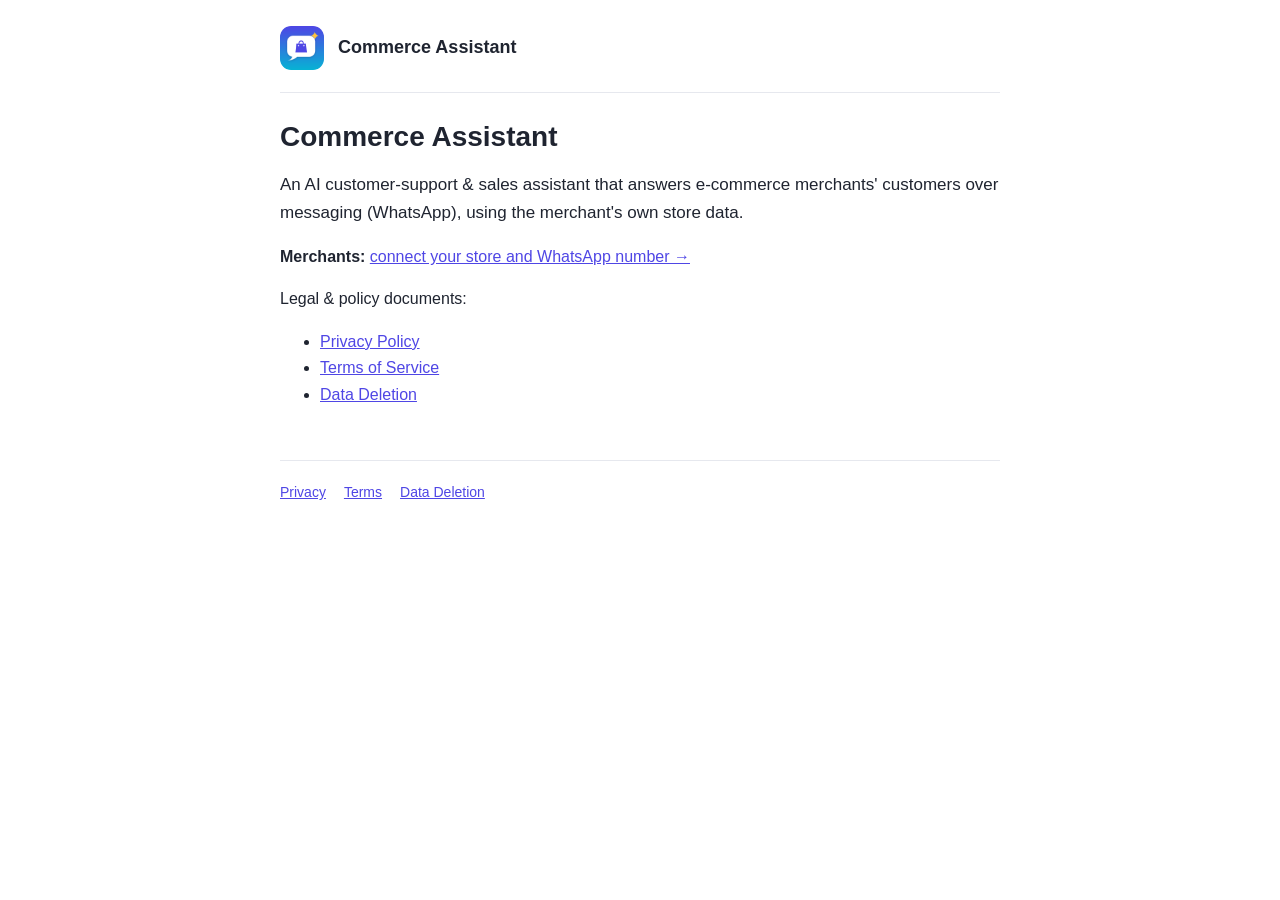
<file: index.html>
<!doctype html>
<html lang="en">
<head>
<meta charset="utf-8">
<meta name="viewport" content="width=device-width, initial-scale=1">
<title>Commerce Assistant</title>
<link rel="icon" href="icon.png">
<link rel="stylesheet" href="style.css">
</head>
<body>
<div class="wrap">
  <header class="site"><img src="icon.png" alt=""><span class="name">Commerce Assistant</span></header>
  <h1>Commerce Assistant</h1>
  <p class="lead">An AI customer-support &amp; sales assistant that answers e-commerce
  merchants' customers over messaging (WhatsApp), using the merchant's own store data.</p>
  <p><b>Merchants:</b> <a href="onboard.html">connect your store and WhatsApp number →</a></p>
  <p>Legal &amp; policy documents:</p>
  <ul>
    <li><a href="privacy.html">Privacy Policy</a></li>
    <li><a href="terms.html">Terms of Service</a></li>
    <li><a href="data-deletion.html">Data Deletion</a></li>
  </ul>
  <footer class="site">
    <a href="privacy.html">Privacy</a><a href="terms.html">Terms</a><a href="data-deletion.html">Data Deletion</a>
  </footer>
</div>
</body>
</html>
</file>
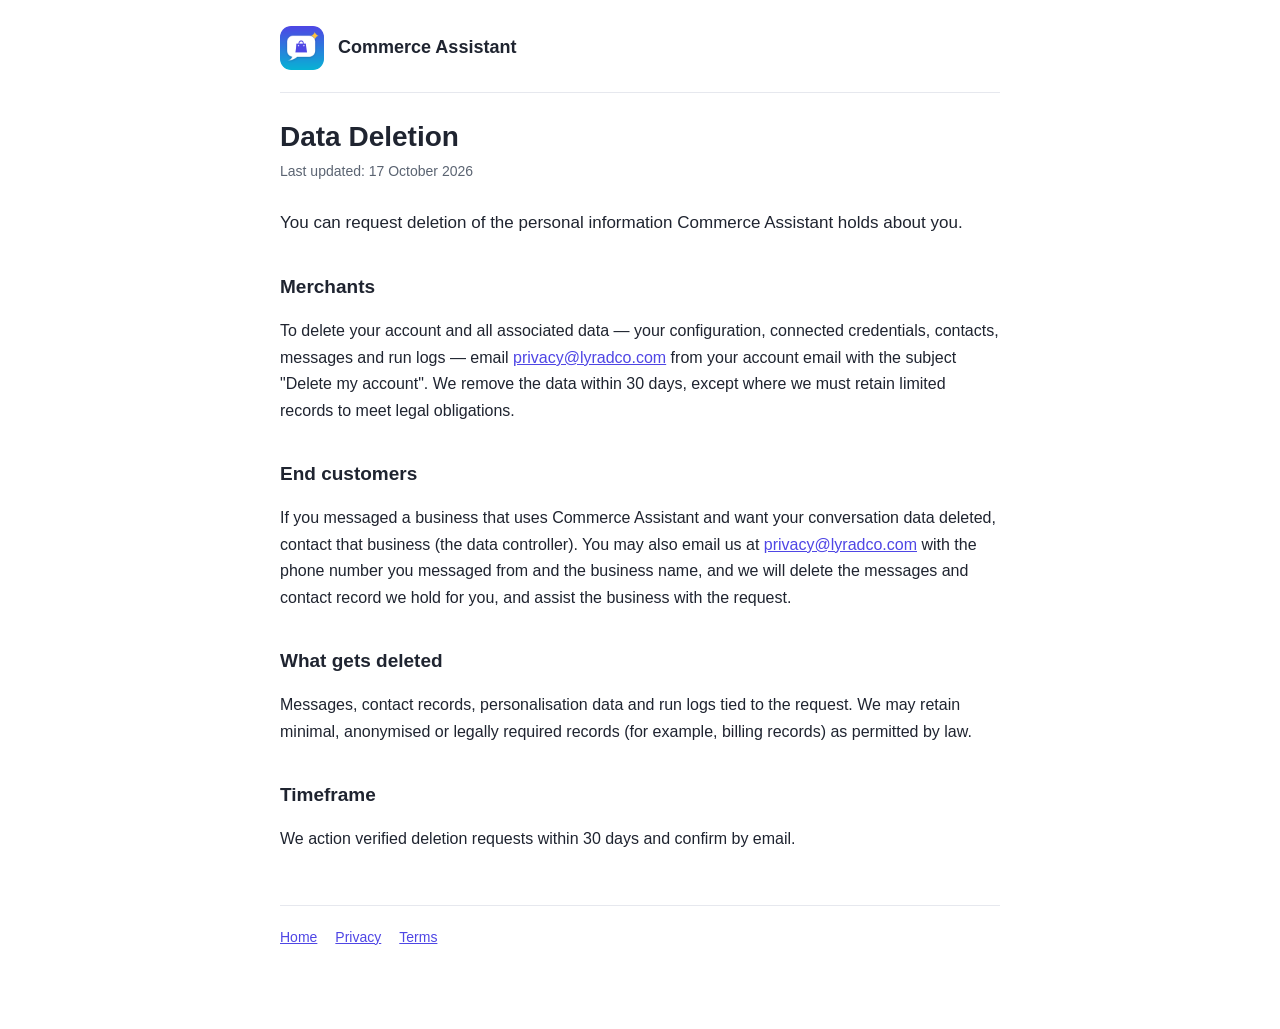
<file: data-deletion.html>
<!doctype html>
<html lang="en">
<head>
<meta charset="utf-8">
<meta name="viewport" content="width=device-width, initial-scale=1">
<title>Data Deletion — Commerce Assistant</title>
<link rel="icon" href="icon.png">
<link rel="stylesheet" href="style.css">
</head>
<body>
<div class="wrap">
  <header class="site"><img src="icon.png" alt=""><span class="name">Commerce Assistant</span></header>

  <h1>Data Deletion</h1>
  <p class="updated">Last updated: 17 October 2026</p>

  <p class="lead">You can request deletion of the personal information Commerce Assistant
  holds about you.</p>

  <h2>Merchants</h2>
  <p>To delete your account and all associated data — your configuration, connected
  credentials, contacts, messages and run logs — email
  <a href="mailto:privacy@lyradco.com">privacy@lyradco.com</a> from your
  account email with the subject "Delete my account". We remove the data within 30 days,
  except where we must retain limited records to meet legal obligations.</p>

  <h2>End customers</h2>
  <p>If you messaged a business that uses Commerce Assistant and want your conversation
  data deleted, contact that business (the data controller). You may also email us at
  <a href="mailto:privacy@lyradco.com">privacy@lyradco.com</a> with the
  phone number you messaged from and the business name, and we will delete the messages
  and contact record we hold for you, and assist the business with the request.</p>

  <h2>What gets deleted</h2>
  <p>Messages, contact records, personalisation data and run logs tied to the request. We
  may retain minimal, anonymised or legally required records (for example, billing
  records) as permitted by law.</p>

  <h2>Timeframe</h2>
  <p>We action verified deletion requests within 30 days and confirm by email.</p>

  <footer class="site">
    <a href="index.html">Home</a><a href="privacy.html">Privacy</a><a href="terms.html">Terms</a>
  </footer>
</div>
</body>
</html>
</file>
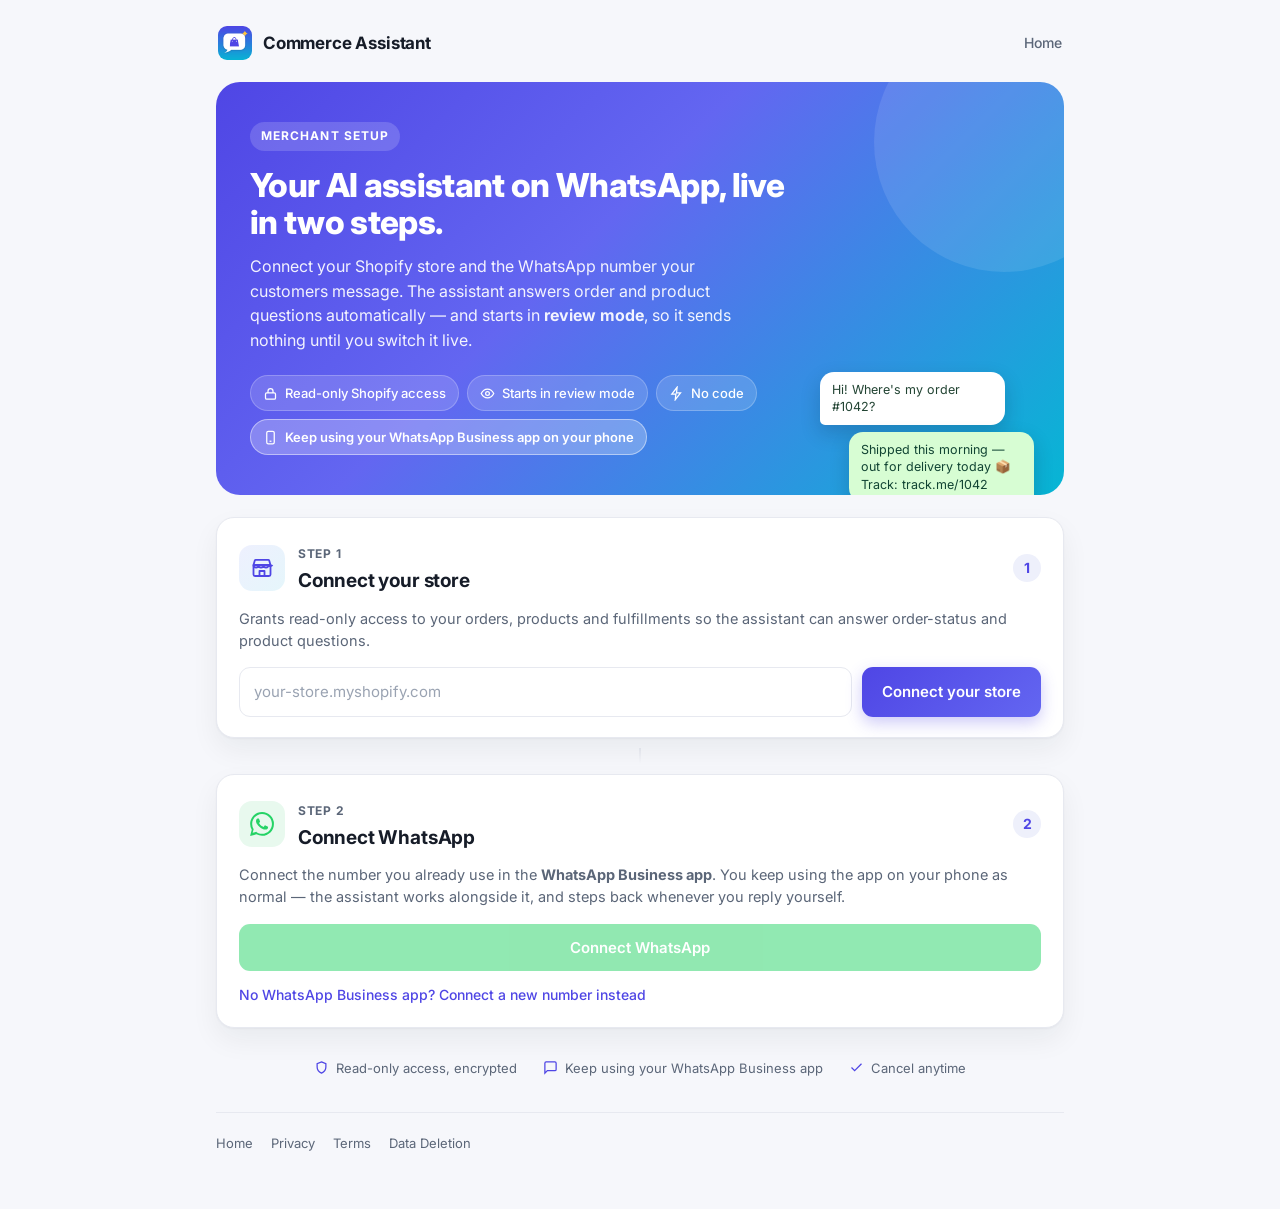
<file: onboard.html>
<!doctype html>
<html lang="en">
<head>
<meta charset="utf-8">
<meta name="viewport" content="width=device-width, initial-scale=1">
<title>Connect your store — Commerce Assistant</title>
<meta name="description" content="Connect your Shopify store and WhatsApp number — your AI customer-support assistant, live in two steps.">
<link rel="icon" href="icon.png">
<link rel="preconnect" href="https://fonts.googleapis.com">
<link rel="preconnect" href="https://fonts.gstatic.com" crossorigin>
<link href="https://fonts.googleapis.com/css2?family=Inter:wght@400;500;600;700;800&display=swap" rel="stylesheet">
<style>
  :root{
    --indigo:#4F46E5; --indigo-2:#6366F1; --cyan:#06B6D4; --wa:#25D366;
    --ink:#161c28; --muted:#5b6678; --line:#e7e9f0; --bg:#f6f7fb; --card:#ffffff;
    --ok:#15803d; --ok-bg:#e9f8ef; --err:#b42318; --err-bg:#fdecea;
    --ring:rgba(79,70,229,.35); --shadow:0 1px 2px rgba(22,28,40,.04),0 12px 28px rgba(22,28,40,.06);
  }
  *{box-sizing:border-box}
  html{-webkit-text-size-adjust:100%}
  body{margin:0;background:var(--bg);color:var(--ink);line-height:1.55;
    font-family:"Inter",-apple-system,BlinkMacSystemFont,"Segoe UI",Roboto,Helvetica,Arial,sans-serif;
    -webkit-font-smoothing:antialiased}
  a{color:var(--indigo);text-decoration:none}
  a:hover{text-decoration:underline}
  .page{max-width:880px;margin:0 auto;padding:20px 16px 56px}

  /* nav */
  .nav{display:flex;align-items:center;justify-content:space-between;padding:6px 2px 22px}
  .brand{display:flex;align-items:center;gap:11px;font-weight:700;font-size:17px;letter-spacing:-.01em}
  .brand img{width:34px;height:34px;border-radius:9px;display:block}
  .nav a.nav-link{color:var(--muted);font-weight:500;font-size:14px}

  /* hero */
  .hero{position:relative;overflow:hidden;border-radius:24px;padding:40px 34px;color:#fff;
    background:linear-gradient(135deg,#4F46E5 0%,#6366F1 42%,#06B6D4 100%)}
  .hero::after{content:"";position:absolute;right:-70px;top:-70px;width:260px;height:260px;border-radius:50%;
    background:rgba(255,255,255,.10)}
  .hero-inner{position:relative;z-index:1;max-width:560px}
  .eyebrow{display:inline-block;font-size:12px;font-weight:700;letter-spacing:.09em;text-transform:uppercase;
    background:rgba(255,255,255,.16);padding:5px 11px;border-radius:999px;margin-bottom:16px}
  .hero h1{margin:0 0 12px;font-size:33px;line-height:1.14;font-weight:800;letter-spacing:-.02em}
  .hero .sub{margin:0;font-size:16px;color:rgba(255,255,255,.92);max-width:520px}
  .chips{display:flex;flex-wrap:wrap;gap:8px;margin-top:22px}
  .chip{display:inline-flex;align-items:center;gap:7px;font-size:13px;font-weight:500;
    background:rgba(255,255,255,.15);border:1px solid rgba(255,255,255,.22);padding:7px 12px;border-radius:999px}
  .chip svg{width:15px;height:15px}
  .chip-hl{background:rgba(255,255,255,.26);border-color:rgba(255,255,255,.45);font-weight:600}

  /* floating chat preview (wide screens only) */
  .mock{display:none}
  @media(min-width:780px){
    .mock{display:block;position:absolute;z-index:1;right:30px;bottom:-14px;width:214px}
    .mock .bubble{font-size:12.5px;line-height:1.4;padding:9px 12px;border-radius:14px;margin:7px 0;
      box-shadow:0 8px 20px rgba(10,14,40,.18);max-width:185px}
    .mock .them{background:#fff;color:#243;border-bottom-left-radius:5px}
    .mock .me{background:#d7fdd3;color:#143;margin-left:auto;border-bottom-right-radius:5px}
  }

  /* steps */
  .steps{margin-top:22px;display:flex;flex-direction:column;gap:16px}
  .card{position:relative;background:var(--card);border:1px solid var(--line);border-radius:18px;
    padding:22px 22px 20px;box-shadow:var(--shadow)}
  .card.step.done{border-color:#bfe8cd}
  .card-head{display:flex;align-items:center;gap:13px;margin-bottom:12px}
  .icon-tile{flex:none;width:46px;height:46px;border-radius:13px;display:grid;place-items:center}
  .icon-tile.shop{background:linear-gradient(135deg,#eef0fe,#e5f6fb);color:var(--indigo)}
  .icon-tile.wa{background:#e8f9ee;color:var(--wa)}
  .icon-tile svg{width:24px;height:24px}
  .head-text{flex:1;min-width:0}
  .step-label{font-size:12px;font-weight:700;letter-spacing:.06em;text-transform:uppercase;color:var(--muted)}
  .card h2{margin:1px 0 0;font-size:19px;font-weight:700;letter-spacing:-.01em}
  .num{flex:none;width:28px;height:28px;border-radius:50%;display:grid;place-items:center;
    background:#eef0fb;color:var(--indigo);font-size:14px;font-weight:700}
  .card.step.done .num{background:var(--ok);color:transparent;position:relative}
  .card.step.done .num::after{content:"✓";position:absolute;inset:0;display:grid;place-items:center;color:#fff;font-size:15px}
  .card p{margin:0 0 15px;color:var(--muted);font-size:14.5px}

  /* inputs + buttons */
  .row{display:flex;gap:10px;flex-wrap:wrap}
  input{flex:1 1 240px;min-width:0;font:inherit;font-size:15px;padding:12px 14px;color:var(--ink);
    background:#fff;border:1px solid var(--line);border-radius:11px;transition:border-color .15s,box-shadow .15s}
  input::placeholder{color:#9aa3b2}
  input:focus{outline:none;border-color:var(--indigo);box-shadow:0 0 0 3px var(--ring)}
  button{font:inherit;font-weight:600;font-size:15px;padding:12px 20px;border:0;border-radius:11px;color:#fff;
    cursor:pointer;transition:filter .15s,transform .05s,box-shadow .15s;white-space:nowrap}
  button:hover{filter:brightness(1.05)}
  button:active{transform:translateY(1px)}
  #btn-shop{background:linear-gradient(135deg,var(--indigo),var(--indigo-2));box-shadow:0 6px 16px rgba(79,70,229,.28)}
  button.wa{background:var(--wa);box-shadow:0 6px 16px rgba(37,211,102,.28);width:100%}
  button:disabled{filter:none;opacity:.5;cursor:not-allowed;box-shadow:none}
  .link-alt{display:inline-block;margin:13px 0 0;font-size:14px;font-weight:500}

  /* status */
  .status:empty{display:none}
  .status{margin-top:13px;font-size:14px;font-weight:500;display:inline-flex;align-items:center;
    padding:8px 12px;border-radius:9px}
  .status.ok{color:var(--ok);background:var(--ok-bg)}
  .status.err{color:var(--err);background:var(--err-bg)}

  /* connector line between steps */
  .connector{display:flex;justify-content:center;margin:-6px 0}
  .connector span{width:2px;height:16px;background:linear-gradient(var(--line),transparent)}

  /* final */
  .final{display:none;margin-top:18px;background:linear-gradient(135deg,#eafaf0,#e6f7fb);
    border:1px solid #bfe8cd;border-radius:18px;padding:20px 22px}
  .final .final-head{display:flex;align-items:center;gap:10px;font-weight:700;font-size:17px;margin-bottom:5px}
  .final .final-head .tick{width:26px;height:26px;border-radius:50%;background:var(--ok);color:#fff;
    display:grid;place-items:center;font-size:15px;flex:none}
  .final p{margin:0;color:#2b5a3c;font-size:14.5px}

  /* trust strip */
  .trust{display:flex;flex-wrap:wrap;gap:16px 26px;justify-content:center;margin:30px 4px 0;
    color:var(--muted);font-size:13px}
  .trust span{display:inline-flex;align-items:center;gap:7px}
  .trust svg{width:15px;height:15px;color:var(--indigo)}

  footer.ft{margin-top:34px;padding-top:20px;border-top:1px solid var(--line);
    display:flex;gap:18px;flex-wrap:wrap;color:var(--muted);font-size:13px}
  footer.ft a{color:var(--muted)}

  @media(max-width:560px){
    .hero{padding:30px 22px;border-radius:20px}
    .hero h1{font-size:26px}
    .page{padding:16px 14px 44px}
    button.wa{width:100%}
  }
</style>
</head>
<body>
<div class="page">
  <nav class="nav">
    <span class="brand"><img src="icon.png" alt="">Commerce Assistant</span>
    <a class="nav-link" href="index.html">Home</a>
  </nav>

  <section class="hero">
    <div class="hero-inner">
      <span class="eyebrow">Merchant setup</span>
      <h1>Your AI assistant on WhatsApp, live in two steps.</h1>
      <p class="sub">Connect your Shopify store and the WhatsApp number your customers message. The assistant answers
      order and product questions automatically — and starts in <b>review mode</b>, so it sends nothing until you switch it live.</p>
      <div class="chips">
        <span class="chip"><svg viewBox="0 0 24 24" fill="none" stroke="currentColor" stroke-width="2"><rect x="4" y="11" width="16" height="10" rx="2"/><path d="M8 11V8a4 4 0 018 0v3"/></svg>Read-only Shopify access</span>
        <span class="chip"><svg viewBox="0 0 24 24" fill="none" stroke="currentColor" stroke-width="2"><path d="M2 12s3.5-7 10-7 10 7 10 7-3.5 7-10 7S2 12 2 12z"/><circle cx="12" cy="12" r="3"/></svg>Starts in review mode</span>
        <span class="chip"><svg viewBox="0 0 24 24" fill="none" stroke="currentColor" stroke-width="2"><path d="M13 2L4.5 13H11l-1 9 8.5-11H12l1-9z"/></svg>No code</span>
        <span class="chip chip-hl"><svg viewBox="0 0 24 24" fill="none" stroke="currentColor" stroke-width="2"><rect x="6" y="2" width="12" height="20" rx="2.5"/><path d="M10.5 18h3"/></svg>Keep using your WhatsApp Business app on your phone</span>
      </div>
    </div>
    <div class="mock" aria-hidden="true">
      <div class="bubble them">Hi! Where's my order #1042?</div>
      <div class="bubble me">Shipped this morning — out for delivery today 📦 Track: track.me/1042</div>
    </div>
  </section>

  <main class="steps">
    <section class="card step" id="step-shop">
      <div class="card-head">
        <span class="icon-tile shop"><svg viewBox="0 0 24 24" fill="none" stroke="currentColor" stroke-width="1.8" stroke-linejoin="round"><path d="M3.5 9l1.3-4.5a1 1 0 01.96-.7h12.48a1 1 0 01.96.7L20.5 9"/><path d="M3.5 9h17v9.5a1.5 1.5 0 01-1.5 1.5H5A1.5 1.5 0 013.5 18.5V9z"/><path d="M3.5 9a2.5 2.5 0 005 0 2.5 2.5 0 005 0 2.5 2.5 0 005 0 2.5 2.5 0 004 0"/><path d="M9.5 20v-5h5v5"/></svg></span>
        <div class="head-text"><span class="step-label">Step 1</span><h2>Connect your store</h2></div>
        <span class="num">1</span>
      </div>
      <p>Grants read-only access to your orders, products and fulfillments so the assistant can answer order-status and product questions.</p>
      <div class="row">
        <input id="shop" placeholder="your-store.myshopify.com" autocomplete="off" spellcheck="false" autocapitalize="off">
        <button id="btn-shop">Connect your store</button>
      </div>
      <div class="status" id="shop-status"></div>
    </section>

    <div class="connector" aria-hidden="true"><span></span></div>

    <section class="card step" id="step-wa">
      <div class="card-head">
        <span class="icon-tile wa"><svg viewBox="0 0 24 24" fill="currentColor"><path d="M.057 24l1.687-6.163a11.867 11.867 0 01-1.587-5.945C.16 5.335 5.495 0 12.05 0a11.82 11.82 0 018.413 3.488 11.82 11.82 0 013.48 8.414c-.003 6.557-5.338 11.892-11.893 11.892a11.9 11.9 0 01-5.688-1.448L.057 24zm6.597-3.807c1.676.995 3.276 1.591 5.392 1.592 5.448 0 9.886-4.434 9.889-9.885.002-5.462-4.415-9.89-9.881-9.892-5.452 0-9.887 4.434-9.889 9.884a9.86 9.86 0 001.506 5.253l-.999 3.648 3.733-.981zm11.387-5.464c-.074-.124-.272-.198-.57-.347-.297-.149-1.758-.868-2.031-.967-.272-.099-.47-.149-.669.149-.198.297-.768.967-.941 1.165-.173.198-.347.223-.644.074-.297-.149-1.255-.462-2.39-1.475-.883-.788-1.48-1.761-1.653-2.059-.173-.297-.018-.458.13-.606.134-.133.297-.347.446-.521.151-.172.2-.296.3-.495.099-.198.05-.372-.025-.521-.075-.148-.669-1.611-.916-2.206-.242-.579-.487-.501-.669-.51l-.57-.01c-.198 0-.52.074-.792.372s-1.04 1.016-1.04 2.479 1.065 2.876 1.213 3.074c.149.198 2.095 3.2 5.076 4.487.709.306 1.263.489 1.694.626.712.226 1.36.194 1.872.118.571-.085 1.758-.719 2.006-1.413.248-.695.248-1.29.173-1.414z"/></svg></span>
        <div class="head-text"><span class="step-label">Step 2</span><h2>Connect WhatsApp</h2></div>
        <span class="num">2</span>
      </div>
      <p id="wa-intro"></p>
      <button class="wa" id="btn-wa" disabled>Connect WhatsApp</button>
      <a href="#" id="link-new" class="link-alt"></a>
      <div class="status" id="wa-status"></div>
    </section>
  </main>

  <div class="final" id="final">
    <div class="final-head"><span class="tick">✓</span>You're all set</div>
    <p>Your assistant is connected and running in review mode. We'll be in touch to review its drafts with you before switching it live.</p>
  </div>

  <div class="trust">
    <span><svg viewBox="0 0 24 24" fill="none" stroke="currentColor" stroke-width="2"><path d="M12 3l7 3v5c0 4.5-3 8-7 10-4-2-7-5.5-7-10V6l7-3z"/></svg>Read-only access, encrypted</span>
    <span><svg viewBox="0 0 24 24" fill="none" stroke="currentColor" stroke-width="2"><path d="M21 15a2 2 0 01-2 2H7l-4 4V5a2 2 0 012-2h14a2 2 0 012 2z"/></svg>Keep using your WhatsApp Business app</span>
    <span><svg viewBox="0 0 24 24" fill="none" stroke="currentColor" stroke-width="2"><path d="M20 6L9 17l-5-5"/></svg>Cancel anytime</span>
  </div>

  <footer class="ft">
    <a href="index.html">Home</a><a href="privacy.html">Privacy</a><a href="terms.html">Terms</a><a href="data-deletion.html">Data Deletion</a>
  </footer>
</div>

<script>
// Public configuration only — no secrets on this page.
const CONFIG = {
  functionsBase: "https://nmzkylfznqoxregioxrv.supabase.co/functions/v1",
  metaAppId: "980087935142220",
  metaConfigId: "1843769929957773",   // WhatsApp Embedded Signup configuration
  graphVersion: "v22.0",
  // Which WhatsApp flow the main button starts. Coexistence (keep the WhatsApp
  // Business app) is the product default now that Meta App Review has granted
  // Advanced Access; the secondary link connects a brand-new number instead.
  coexistenceDefault: true,
};

const $ = (id) => document.getElementById(id);
const store = {
  get(k) { try { return localStorage.getItem(k); } catch { return null; } },
  set(k, v) { try { localStorage.setItem(k, v); } catch {} },
};
function setStatus(el, text, cls) { el.textContent = text; el.className = "status " + (cls || ""); }

// --- provisioning nonce: ties the Shopify step and the WhatsApp step together ---
const params = new URLSearchParams(location.search);

// Opened by Shopify as the App URL (install from a link/listing, or the merchant
// clicking the app in their admin): it adds ?shop=…&hmac=…. Start OAuth at once.
if (params.get("hmac") && params.get("shop") && params.get("shopify") !== "connected") {
  const s = params.get("shop").toLowerCase();
  if (/^[a-z0-9][a-z0-9-]*\.myshopify\.com$/.test(s)) {
    let n = store.get("ca_onboard_nonce") || crypto.randomUUID();
    store.set("ca_onboard_nonce", n);
    store.set("ca_onboard_shop", s);
    location.replace(CONFIG.functionsBase + "/onboard-shopify/install?shop=" + encodeURIComponent(s) + "&nonce=" + encodeURIComponent(n));
  }
}
let nonce = params.get("nonce") || store.get("ca_onboard_nonce");
if (!nonce) nonce = crypto.randomUUID();
store.set("ca_onboard_nonce", nonce);

let shop = params.get("shop") || store.get("ca_onboard_shop") || "";
let shopConnected = store.get("ca_onboard_shop_ok") === "1" && !!shop;
if (params.get("shopify") === "connected" && params.get("shop")) {
  shop = params.get("shop");
  shopConnected = true;
  store.set("ca_onboard_shop", shop);
  store.set("ca_onboard_shop_ok", "1");
  // The server reports whether this store already has WhatsApp connected.
  store.set("ca_onboard_wa", params.get("whatsapp") || "");
  history.replaceState(null, "", location.pathname);   // tidy the URL
}
$("shop").value = shop;
let waNumber = shopConnected ? (store.get("ca_onboard_wa") || "") : "";

function render() {
  if (shopConnected) {
    $("step-shop").classList.add("done");
    setStatus($("shop-status"), "✓ Connected: " + shop, "ok");
    $("btn-wa").disabled = false;
  }
  if (waNumber) {
    $("step-wa").classList.add("done");
    setStatus($("wa-status"), "✓ Connected: " + waNumber, "ok");
    $("btn-wa").textContent = "Reconnect WhatsApp";
    $("final").style.display = "block";
  }
}
render();

// --- Step 1: Shopify OAuth (top-level redirect through our edge function) ---
$("btn-shop").addEventListener("click", () => {
  let s = $("shop").value.trim().toLowerCase().replace(/^https?:\/\//, "").replace(/\/.*$/, "");
  if (s && !s.includes(".")) s += ".myshopify.com";
  if (!/^[a-z0-9][a-z0-9-]*\.myshopify\.com$/.test(s)) {
    setStatus($("shop-status"), "Enter your store's .myshopify.com address.", "err");
    return;
  }
  store.set("ca_onboard_shop", s);
  location.href = CONFIG.functionsBase + "/onboard-shopify/install?shop=" + encodeURIComponent(s) +
    "&nonce=" + encodeURIComponent(nonce);
});

// --- Step 2: WhatsApp Embedded Signup ---
window.fbAsyncInit = function () {
  FB.init({ appId: CONFIG.metaAppId, autoLogAppEvents: true, xfbml: false, version: CONFIG.graphVersion });
};

// Embedded Signup reports the chosen WABA + phone number via postMessage; the
// FB.login callback delivers the one-time code. Either can arrive first.
let signup = { code: null, waba_id: null, phone_number_id: null, coexistence: false };
window.addEventListener("message", (event) => {
  if (!/^https:\/\/([a-z]+\.)?facebook\.com$/.test(event.origin)) return;
  let data;
  try { data = typeof event.data === "string" ? JSON.parse(event.data) : event.data; } catch { return; }
  if (!data || data.type !== "WA_EMBEDDED_SIGNUP") return;
  if (data.event === "FINISH" || data.event === "FINISH_ONLY_WABA" || data.event === "FINISH_WHATSAPP_BUSINESS_APP_ONBOARDING") {
    signup.waba_id = data.data?.waba_id || null;
    signup.phone_number_id = data.data?.phone_number_id || null;
    signup.coexistence = data.event === "FINISH_WHATSAPP_BUSINESS_APP_ONBOARDING";
    maybeFinish();
  } else if (data.event === "CANCEL") {
    setStatus($("wa-status"), "Setup was closed before finishing" + (data.data?.current_step ? " (at " + data.data.current_step + ")" : "") + ".", "err");
    $("btn-wa").disabled = false;
  } else if (data.event === "ERROR") {
    setStatus($("wa-status"), "Meta reported an error: " + (data.data?.error_message || "unknown"), "err");
    $("btn-wa").disabled = false;
  }
});

// Main button + secondary link: coexistence (keep the WhatsApp Business app on the
// phone) or a brand-new Cloud API number, ordered by CONFIG.coexistenceDefault.
const COEX = "whatsapp_business_app_onboarding", NEW = "";
const mainFlow = CONFIG.coexistenceDefault ? COEX : NEW;
const altFlow = CONFIG.coexistenceDefault ? NEW : COEX;
$("wa-intro").innerHTML = CONFIG.coexistenceDefault
  ? "Connect the number you already use in the <b>WhatsApp Business app</b>. You keep using the app on your phone " +
    "as normal — the assistant works alongside it, and steps back whenever you reply yourself."
  : "Log in with Facebook and choose the WhatsApp Business account and phone number your customers message. " +
    "Use a number that isn't active in the WhatsApp app.";
$("link-new").textContent = CONFIG.coexistenceDefault
  ? "No WhatsApp Business app? Connect a new number instead"
  : "Already use the WhatsApp Business app? Keep it and connect the same number";
$("btn-wa").addEventListener("click", () => launchSignup(mainFlow));
$("link-new").addEventListener("click", (e) => {
  e.preventDefault();
  if (!$("btn-wa").disabled) launchSignup(altFlow);
  else setStatus($("wa-status"), "Connect your store first.", "err");
});

function launchSignup(featureType) {
  if (typeof FB === "undefined") { setStatus($("wa-status"), "Facebook SDK is still loading — try again in a moment.", "err"); return; }
  signup = { code: null, waba_id: null, phone_number_id: null, coexistence: false };
  $("btn-wa").disabled = true;
  setStatus($("wa-status"), "Follow the steps in the Facebook window…");
  FB.login((response) => {
    if (response.authResponse && response.authResponse.code) {
      signup.code = response.authResponse.code;
      maybeFinish();
    } else {
      setStatus($("wa-status"), "Facebook login was cancelled.", "err");
      $("btn-wa").disabled = false;
    }
  }, {
    config_id: CONFIG.metaConfigId,
    response_type: "code",
    override_default_response_type: true,
    extras: { setup: {}, featureType, sessionInfoVersion: "3" },
  });
}

let finishing = false;
let waitTimer = null;
function maybeFinish() {
  if (finishing || !signup.code) return;
  if (!signup.phone_number_id) {
    // Code arrived first; give the session-info message a moment to land.
    if (!waitTimer) waitTimer = setTimeout(() => {
      if (!signup.phone_number_id) {
        setStatus($("wa-status"), "Meta didn't report which number was chosen. Please try again.", "err");
        $("btn-wa").disabled = false;
      }
    }, 8000);
    return;
  }
  clearTimeout(waitTimer);
  finishing = true;
  setStatus($("wa-status"), "Connecting your number…");
  fetch(CONFIG.functionsBase + "/onboard-whatsapp", {
    method: "POST",
    headers: { "Content-Type": "application/json" },
    body: JSON.stringify({ ...signup, nonce, shop }),
  })
    .then(async (r) => ({ ok: r.ok, body: await r.json().catch(() => ({})) }))
    .then(({ ok, body }) => {
      if (!ok || !body.ok) throw new Error(body.error || "Connection failed");
      $("step-wa").classList.add("done");
      store.set("ca_onboard_wa", body.display_phone_number || body.phone_number_id);
      setStatus($("wa-status"), "✓ Connected: " + (body.display_phone_number || body.phone_number_id) +
        (body.verified_name ? " (" + body.verified_name + ")" : ""), "ok");
      $("final").style.display = "block";
    })
    .catch((e) => {
      setStatus($("wa-status"), e.message, "err");
      $("btn-wa").disabled = false;
      finishing = false;
    });
}
</script>
<script async defer crossorigin="anonymous" src="https://connect.facebook.net/en_US/sdk.js"></script>
</body>
</html>
</file>
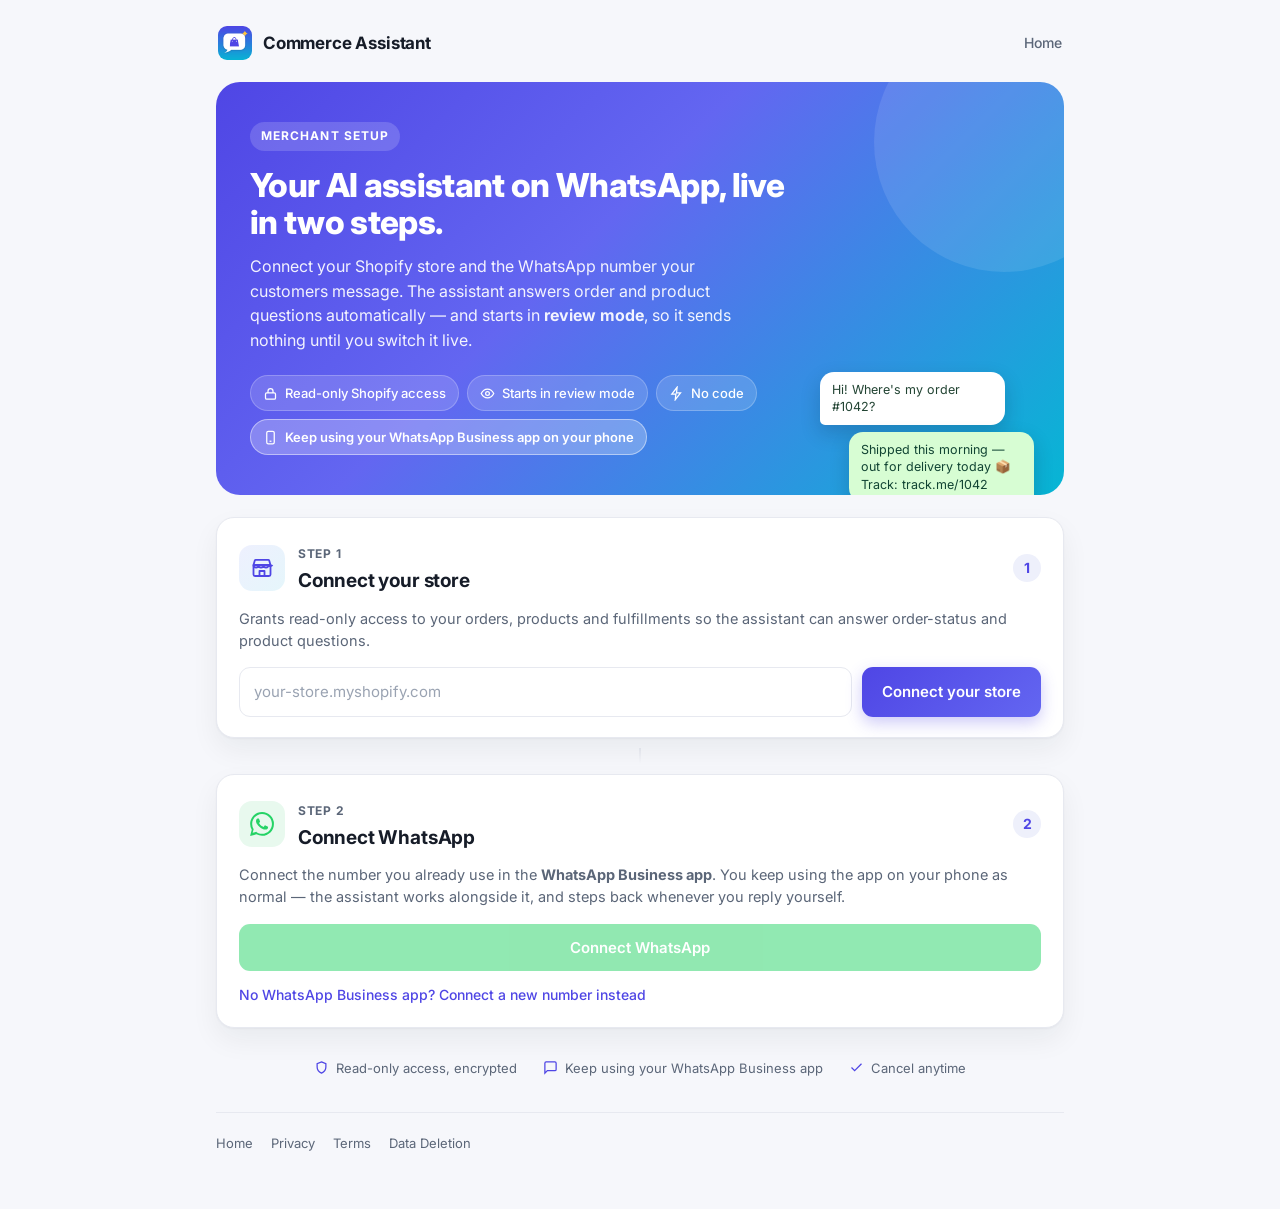
<file: onboarding.html>
<!doctype html>
<html lang="en">
<head>
<meta charset="utf-8">
<meta name="viewport" content="width=device-width, initial-scale=1">
<title>Connect your store — Commerce Assistant</title>
<link rel="canonical" href="https://hkhatrii.github.io/commerce-assistant-site/onboard.html">
<script>location.replace("onboard.html" + location.search + location.hash);</script>
<meta http-equiv="refresh" content="0; url=onboard.html">
</head>
<body style="font-family:-apple-system,BlinkMacSystemFont,'Segoe UI',Roboto,sans-serif;margin:3rem 1rem;text-align:center">
<p>Redirecting to <a href="onboard.html">the setup page</a>…</p>
</body>
</html>
</file>
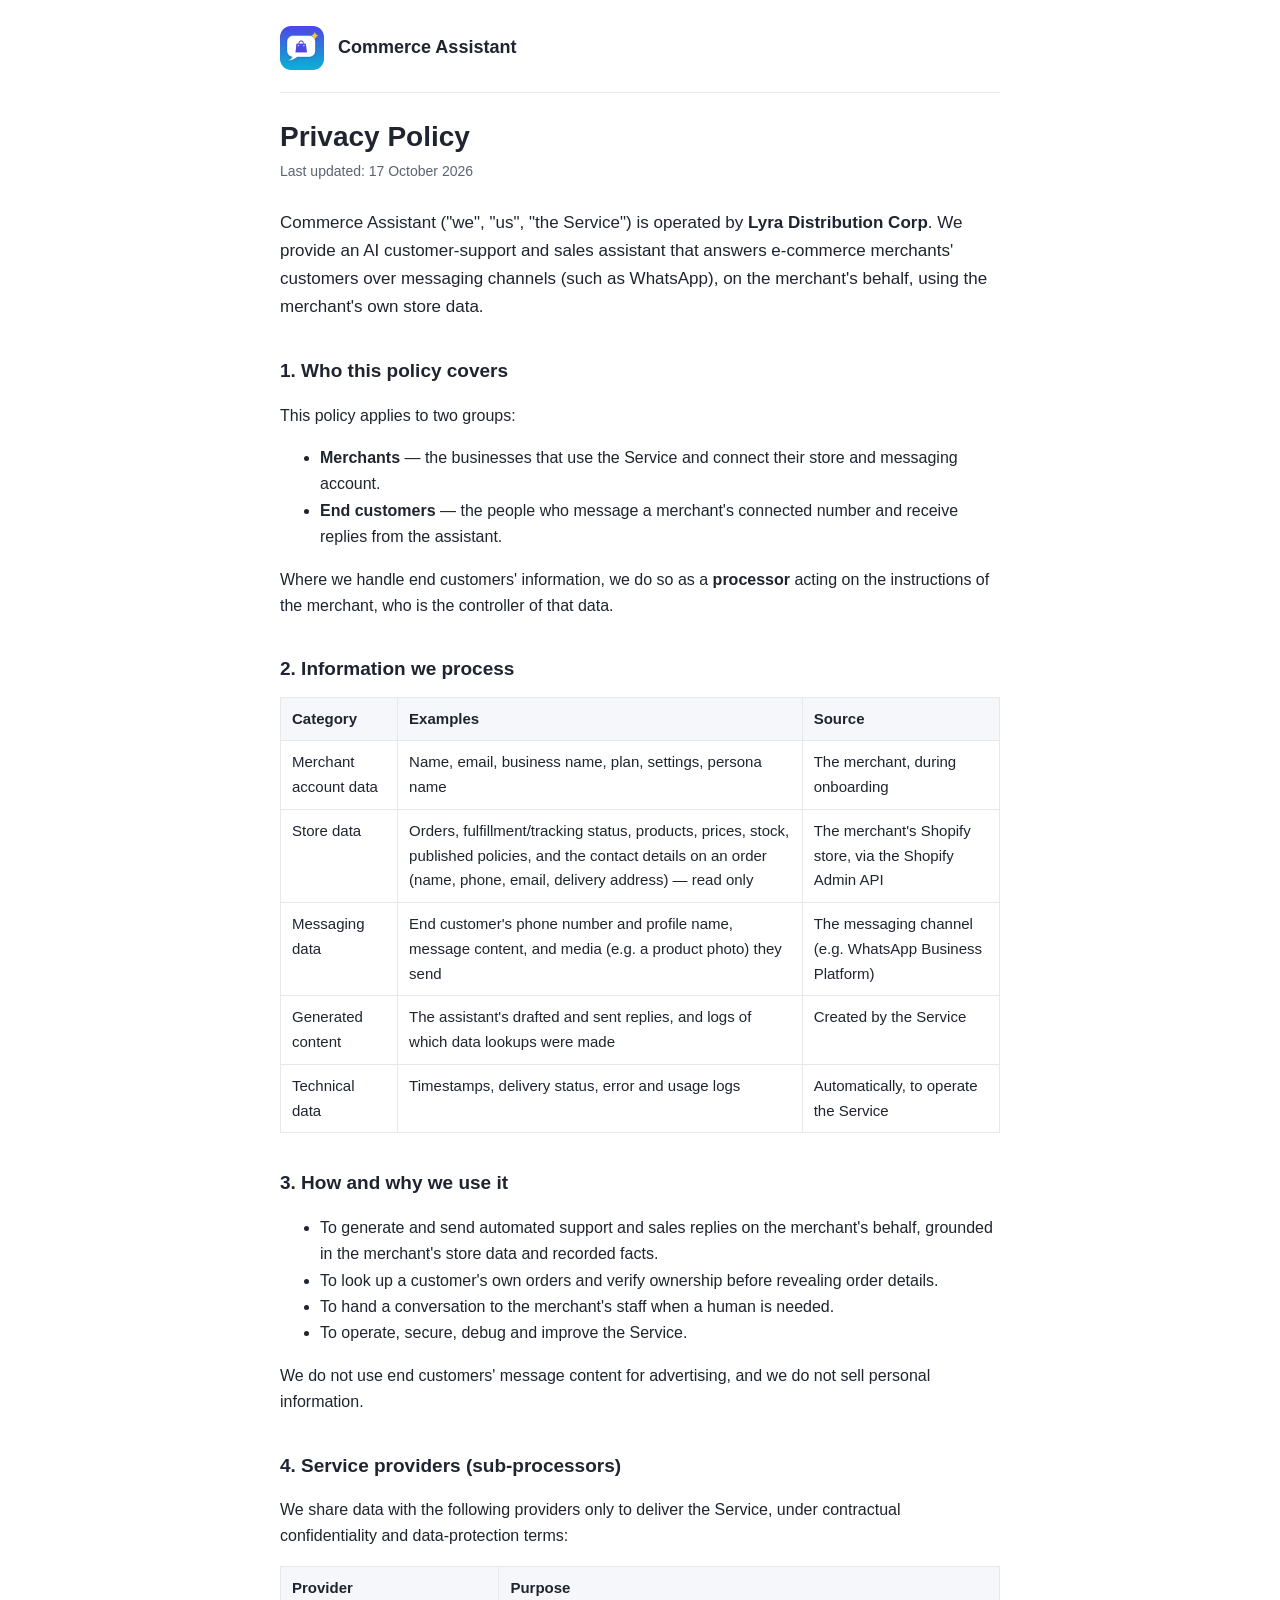
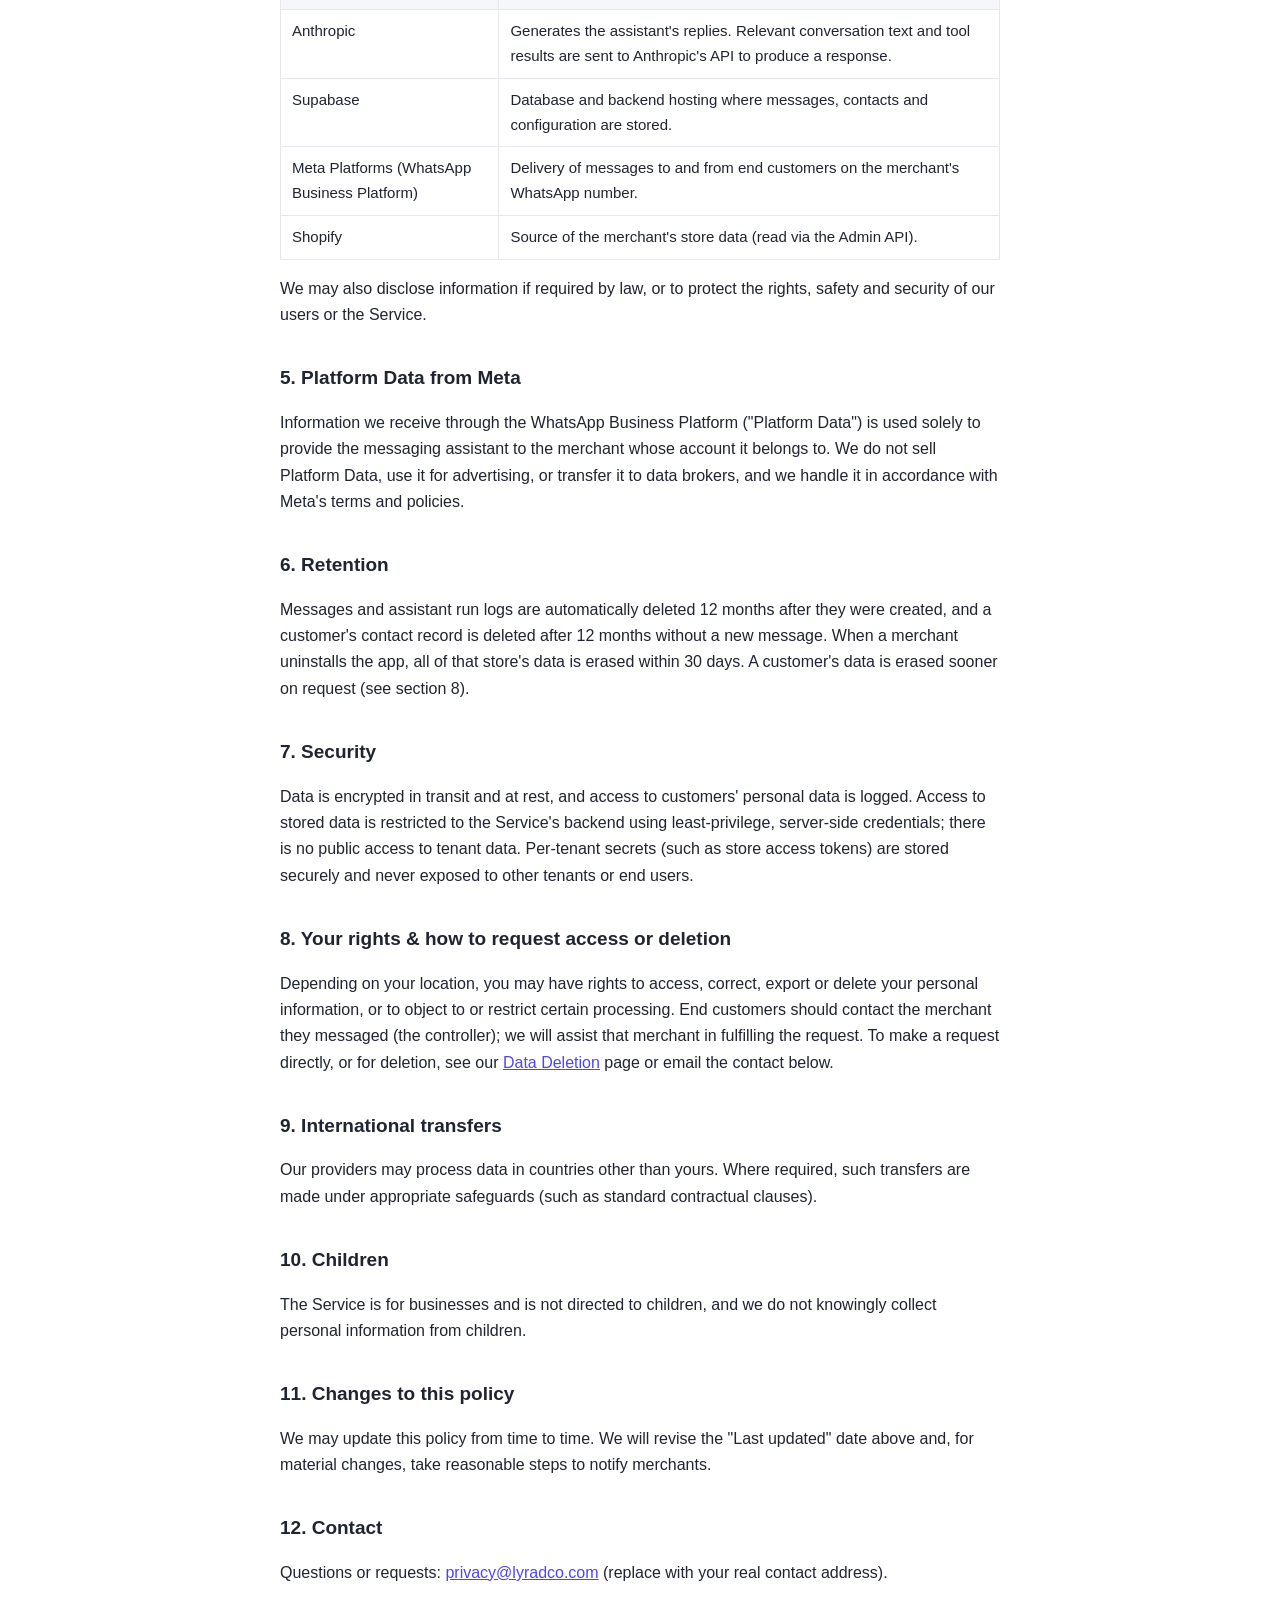
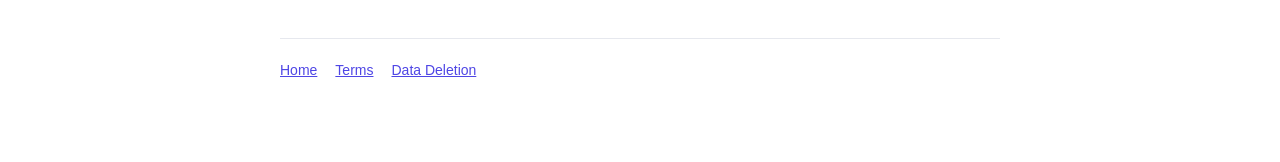
<file: privacy.html>
<!doctype html>
<html lang="en">
<head>
<meta charset="utf-8">
<meta name="viewport" content="width=device-width, initial-scale=1">
<title>Privacy Policy — Commerce Assistant</title>
<link rel="icon" href="icon.png">
<link rel="stylesheet" href="style.css">
</head>
<body>
<div class="wrap">
  <header class="site"><img src="icon.png" alt=""><span class="name">Commerce Assistant</span></header>

  <h1>Privacy Policy</h1>
  <p class="updated">Last updated: 17 October 2026</p>

  <p class="lead">Commerce Assistant ("we", "us", "the Service") is operated by
  <strong>Lyra Distribution Corp</strong>. We provide an AI customer-support and sales
  assistant that answers e-commerce merchants' customers over messaging channels
  (such as WhatsApp), on the merchant's behalf, using the merchant's own store data.</p>

  <h2>1. Who this policy covers</h2>
  <p>This policy applies to two groups:</p>
  <ul>
    <li><strong>Merchants</strong> — the businesses that use the Service and
      connect their store and messaging account.</li>
    <li><strong>End customers</strong> — the people who message a merchant's connected
      number and receive replies from the assistant.</li>
  </ul>
  <p>Where we handle end customers' information, we do so as a <strong>processor</strong>
  acting on the instructions of the merchant, who is the controller of that data.</p>

  <h2>2. Information we process</h2>
  <table>
    <tr><th>Category</th><th>Examples</th><th>Source</th></tr>
    <tr><td>Merchant account data</td><td>Name, email, business name, plan, settings,
      persona name</td><td>The merchant, during onboarding</td></tr>
    <tr><td>Store data</td><td>Orders, fulfillment/tracking status, products, prices,
      stock, published policies, and the contact details on an order (name, phone,
      email, delivery address) — read only</td><td>The merchant's Shopify store, via the
      Shopify Admin API</td></tr>
    <tr><td>Messaging data</td><td>End customer's phone number and profile name, message
      content, and media (e.g. a product photo) they send</td><td>The messaging channel
      (e.g. WhatsApp Business Platform)</td></tr>
    <tr><td>Generated content</td><td>The assistant's drafted and sent replies, and logs
      of which data lookups were made</td><td>Created by the Service</td></tr>
    <tr><td>Technical data</td><td>Timestamps, delivery status, error and usage logs</td>
      <td>Automatically, to operate the Service</td></tr>
  </table>

  <h2>3. How and why we use it</h2>
  <ul>
    <li>To generate and send automated support and sales replies on the merchant's
      behalf, grounded in the merchant's store data and recorded facts.</li>
    <li>To look up a customer's own orders and verify ownership before revealing order
      details.</li>
    <li>To hand a conversation to the merchant's staff when a human is needed.</li>
    <li>To operate, secure, debug and improve the Service.</li>
  </ul>
  <p>We do not use end customers' message content for advertising, and we do not sell
  personal information.</p>

  <h2>4. Service providers (sub-processors)</h2>
  <p>We share data with the following providers only to deliver the Service, under
  contractual confidentiality and data-protection terms:</p>
  <table>
    <tr><th>Provider</th><th>Purpose</th></tr>
    <tr><td>Anthropic</td><td>Generates the assistant's replies. Relevant conversation
      text and tool results are sent to Anthropic's API to produce a response.</td></tr>
    <tr><td>Supabase</td><td>Database and backend hosting where messages, contacts and
      configuration are stored.</td></tr>
    <tr><td>Meta Platforms (WhatsApp Business Platform)</td><td>Delivery of messages to
      and from end customers on the merchant's WhatsApp number.</td></tr>
    <tr><td>Shopify</td><td>Source of the merchant's store data (read via the Admin API).</td></tr>
  </table>
  <p>We may also disclose information if required by law, or to protect the rights,
  safety and security of our users or the Service.</p>

  <h2>5. Platform Data from Meta</h2>
  <p>Information we receive through the WhatsApp Business Platform ("Platform Data") is
  used solely to provide the messaging assistant to the merchant whose account it
  belongs to. We do not sell Platform Data, use it for advertising, or transfer it to
  data brokers, and we handle it in accordance with Meta's terms and policies.</p>

  <h2>6. Retention</h2>
  <p>Messages and assistant run logs are automatically deleted 12 months after they were
  created, and a customer's contact record is deleted after 12 months without a new
  message. When a merchant uninstalls the app, all of that store's data is erased within
  30 days. A customer's data is erased sooner on request (see section 8).</p>

  <h2>7. Security</h2>
  <p>Data is encrypted in transit and at rest, and access to
  customers' personal data is logged. Access to stored data is restricted to the Service's
  backend using least-privilege, server-side credentials; there is no public access to
  tenant data. Per-tenant secrets (such as store access tokens) are stored securely and
  never exposed to other tenants or end users.</p>

  <h2>8. Your rights &amp; how to request access or deletion</h2>
  <p>Depending on your location, you may have rights to access, correct, export or delete
  your personal information, or to object to or restrict certain processing. End
  customers should contact the merchant they messaged (the controller); we will assist
  that merchant in fulfilling the request. To make a request directly, or for deletion,
  see our <a href="data-deletion.html">Data Deletion</a> page or email the contact below.</p>

  <h2>9. International transfers</h2>
  <p>Our providers may process data in countries other than yours. Where required, such
  transfers are made under appropriate safeguards (such as standard contractual clauses).</p>

  <h2>10. Children</h2>
  <p>The Service is for businesses and is not directed to children, and we do not
  knowingly collect personal information from children.</p>

  <h2>11. Changes to this policy</h2>
  <p>We may update this policy from time to time. We will revise the "Last updated" date
  above and, for material changes, take reasonable steps to notify merchants.</p>

  <h2>12. Contact</h2>
  <p>Questions or requests: <a href="mailto:privacy@lyradco.com">privacy@lyradco.com</a>
  (replace with your real contact address).</p>

  <footer class="site">
    <a href="index.html">Home</a><a href="terms.html">Terms</a><a href="data-deletion.html">Data Deletion</a>
  </footer>
</div>
</body>
</html>
</file>
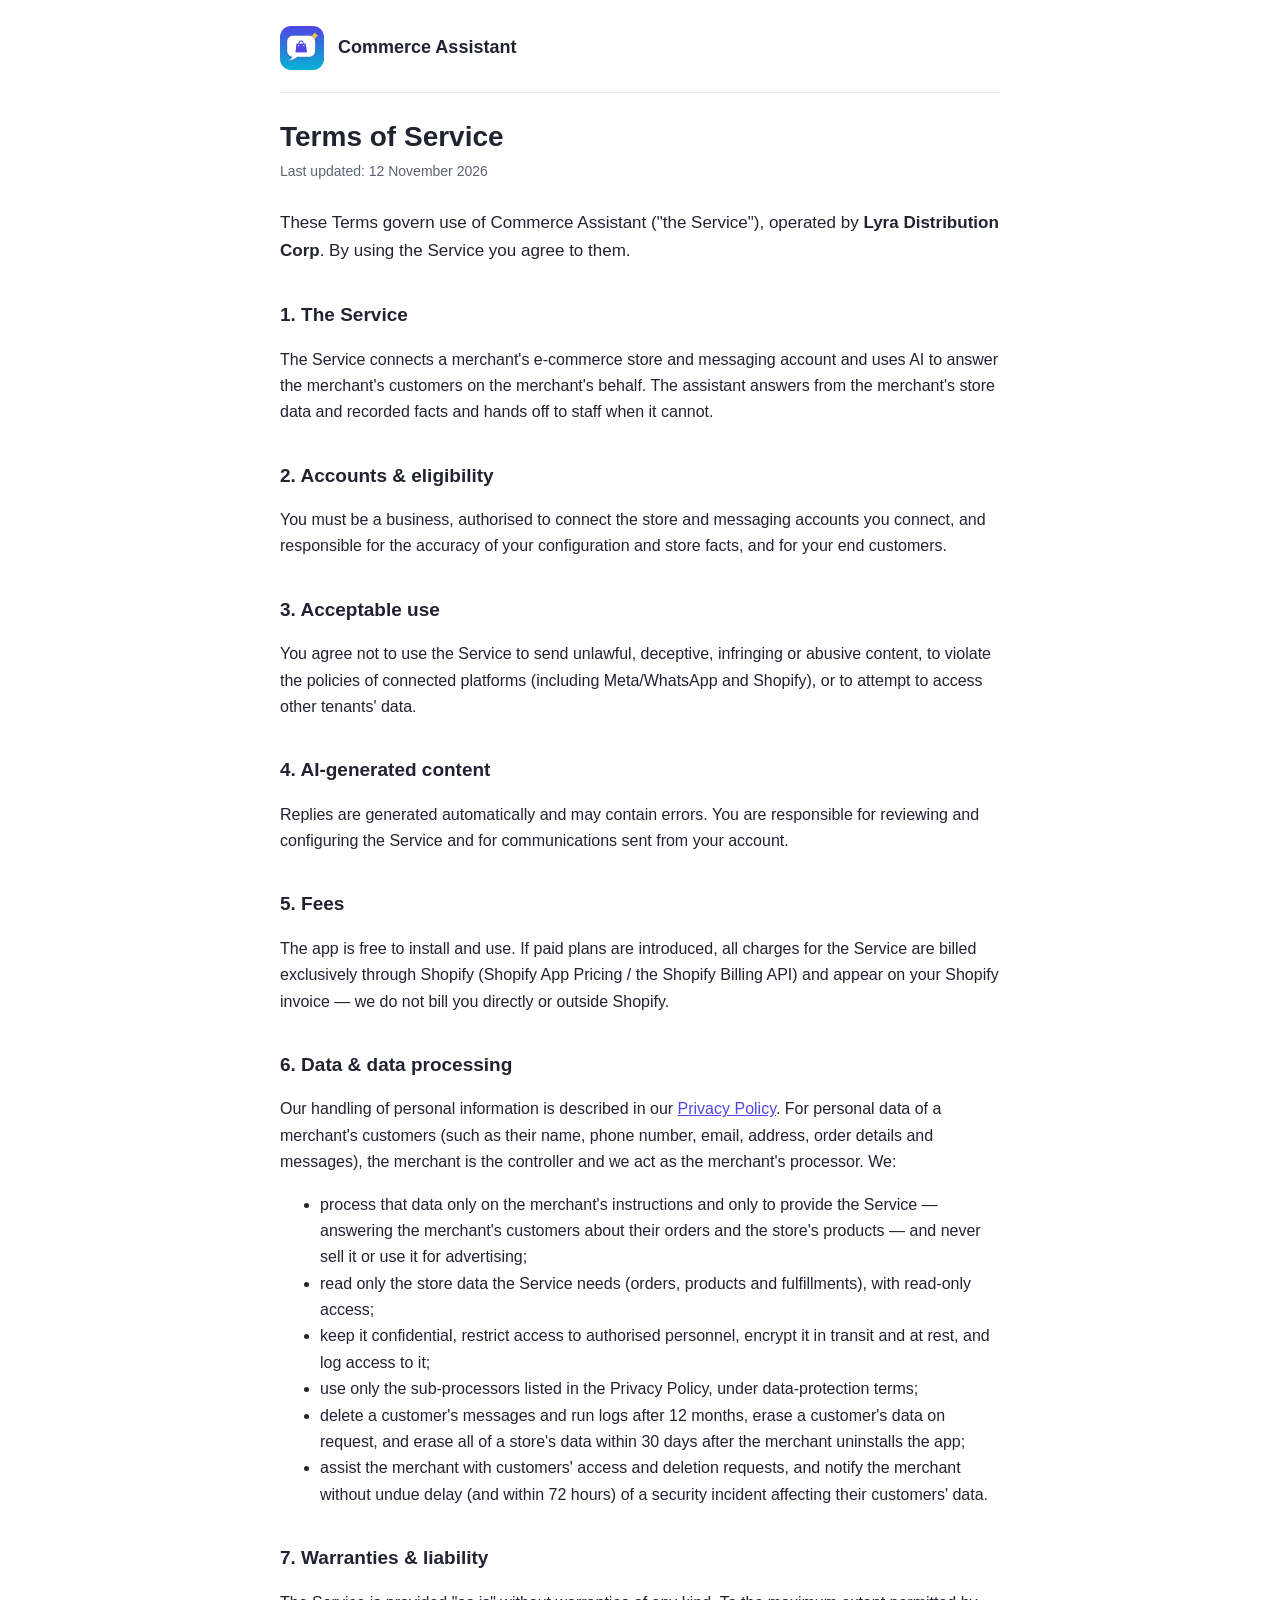
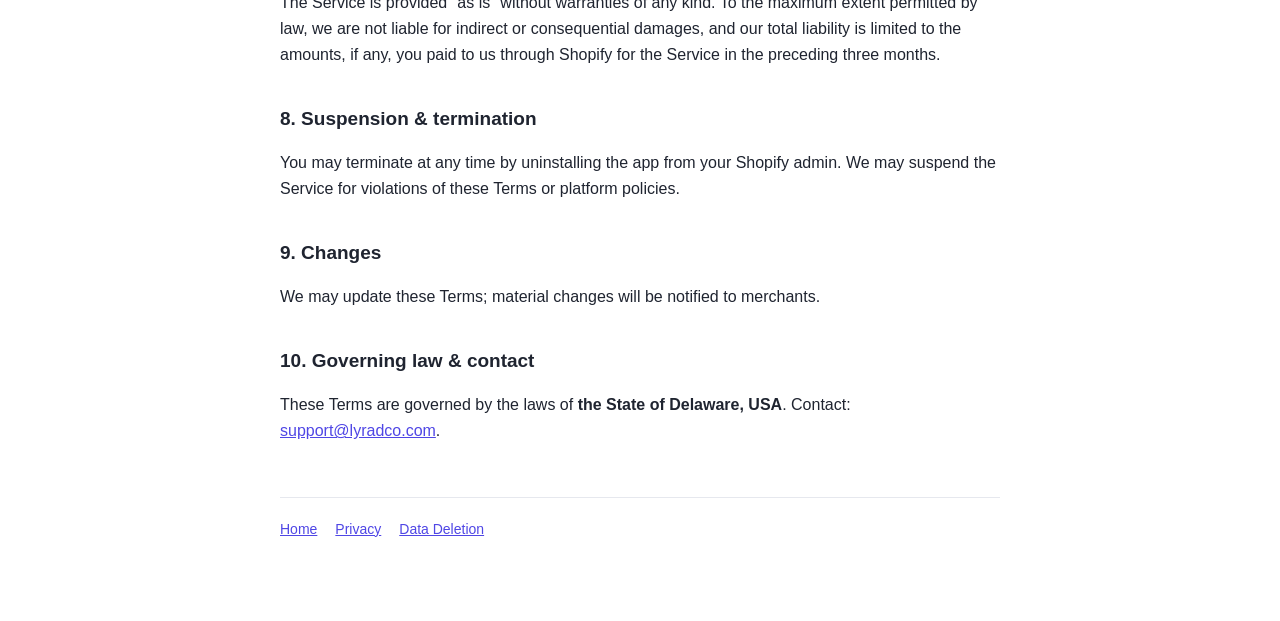
<file: terms.html>
<!doctype html>
<html lang="en">
<head>
<meta charset="utf-8">
<meta name="viewport" content="width=device-width, initial-scale=1">
<title>Terms of Service — Commerce Assistant</title>
<link rel="icon" href="icon.png">
<link rel="stylesheet" href="style.css">
</head>
<body>
<div class="wrap">
  <header class="site"><img src="icon.png" alt=""><span class="name">Commerce Assistant</span></header>

  <h1>Terms of Service</h1>
  <p class="updated">Last updated: 12 November 2026</p>

  <p class="lead">These Terms govern use of Commerce Assistant ("the Service"), operated by
  <strong>Lyra Distribution Corp</strong>. By using the Service you agree to them.</p>

  <h2>1. The Service</h2>
  <p>The Service connects a merchant's e-commerce store and messaging account and uses AI
  to answer the merchant's customers on the merchant's behalf. The assistant answers from
  the merchant's store data and recorded facts and hands off to staff when it cannot.</p>

  <h2>2. Accounts &amp; eligibility</h2>
  <p>You must be a business, authorised to connect the store and messaging accounts you
  connect, and responsible for the accuracy of your configuration and store facts, and for
  your end customers.</p>

  <h2>3. Acceptable use</h2>
  <p>You agree not to use the Service to send unlawful, deceptive, infringing or abusive
  content, to violate the policies of connected platforms (including Meta/WhatsApp and
  Shopify), or to attempt to access other tenants' data.</p>

  <h2>4. AI-generated content</h2>
  <p>Replies are generated automatically and may contain errors. You are responsible for
  reviewing and configuring the Service and for communications sent from your account.</p>

  <h2>5. Fees</h2>
  <p>The app is free to install and use. If paid plans are introduced, all charges for the
  Service are billed exclusively through Shopify (Shopify App Pricing / the Shopify Billing
  API) and appear on your Shopify invoice — we do not bill you directly or outside Shopify.</p>

  <h2>6. Data &amp; data processing</h2>
  <p>Our handling of personal information is described in our
  <a href="privacy.html">Privacy Policy</a>. For personal data of a merchant's customers
  (such as their name, phone number, email, address, order details and messages), the
  merchant is the controller and we act as the merchant's processor. We:</p>
  <ul>
    <li>process that data only on the merchant's instructions and only to provide the
      Service — answering the merchant's customers about their orders and the store's
      products — and never sell it or use it for advertising;</li>
    <li>read only the store data the Service needs (orders, products and fulfillments),
      with read-only access;</li>
    <li>keep it confidential, restrict access to authorised personnel, encrypt it in
      transit and at rest, and log access to it;</li>
    <li>use only the sub-processors listed in the Privacy Policy, under data-protection
      terms;</li>
    <li>delete a customer's messages and run logs after 12 months, erase a customer's data
      on request, and erase all of a store's data within 30 days after the merchant
      uninstalls the app;</li>
    <li>assist the merchant with customers' access and deletion requests, and notify the
      merchant without undue delay (and within 72 hours) of a security incident affecting
      their customers' data.</li>
  </ul>

  <h2>7. Warranties &amp; liability</h2>
  <p>The Service is provided "as is" without warranties of any kind. To the maximum extent
  permitted by law, we are not liable for indirect or consequential damages, and our total
  liability is limited to the amounts, if any, you paid to us through Shopify for the
  Service in the preceding three months.</p>

  <h2>8. Suspension &amp; termination</h2>
  <p>You may terminate at any time by uninstalling the app from your Shopify admin. We may
  suspend the Service for violations of these Terms or platform policies.</p>

  <h2>9. Changes</h2>
  <p>We may update these Terms; material changes will be notified to merchants.</p>

  <h2>10. Governing law &amp; contact</h2>
  <p>These Terms are governed by the laws of <strong>the State of Delaware, USA</strong>.
  Contact: <a href="mailto:support@lyradco.com">support@lyradco.com</a>.</p>

  <footer class="site">
    <a href="index.html">Home</a><a href="privacy.html">Privacy</a><a href="data-deletion.html">Data Deletion</a>
  </footer>
</div>
</body>
</html>
</file>
<file: style.css>
:root{--ink:#1f2430;--muted:#5b6472;--line:#e6e8ee;--brand:#4F46E5;--bg:#ffffff}
*{box-sizing:border-box}
body{margin:0;font:16px/1.65 -apple-system,BlinkMacSystemFont,"Segoe UI",Roboto,Helvetica,Arial,sans-serif;color:var(--ink);background:var(--bg)}
.wrap{max-width:760px;margin:0 auto;padding:0 20px 80px}
header.site{display:flex;align-items:center;gap:14px;padding:26px 0 22px;border-bottom:1px solid var(--line);margin-bottom:26px}
header.site img{width:44px;height:44px;border-radius:11px;display:block}
header.site .name{font-weight:700;font-size:18px}
h1{font-size:28px;line-height:1.25;margin:16px 0 6px}
.updated{color:var(--muted);font-size:14px;margin:0 0 26px}
h2{font-size:19px;margin:34px 0 8px}
a{color:var(--brand)}
.note{background:#f6f7fb;border:1px solid var(--line);border-radius:12px;padding:14px 16px;font-size:14px;color:var(--muted);margin:18px 0}
table{border-collapse:collapse;width:100%;margin:12px 0;font-size:15px}
th,td{border:1px solid var(--line);padding:9px 11px;text-align:left;vertical-align:top}
th{background:#f6f7fb}
footer.site{margin-top:52px;padding-top:20px;border-top:1px solid var(--line);color:var(--muted);font-size:14px;display:flex;gap:18px;flex-wrap:wrap}
.lead{font-size:17px}
</file>
